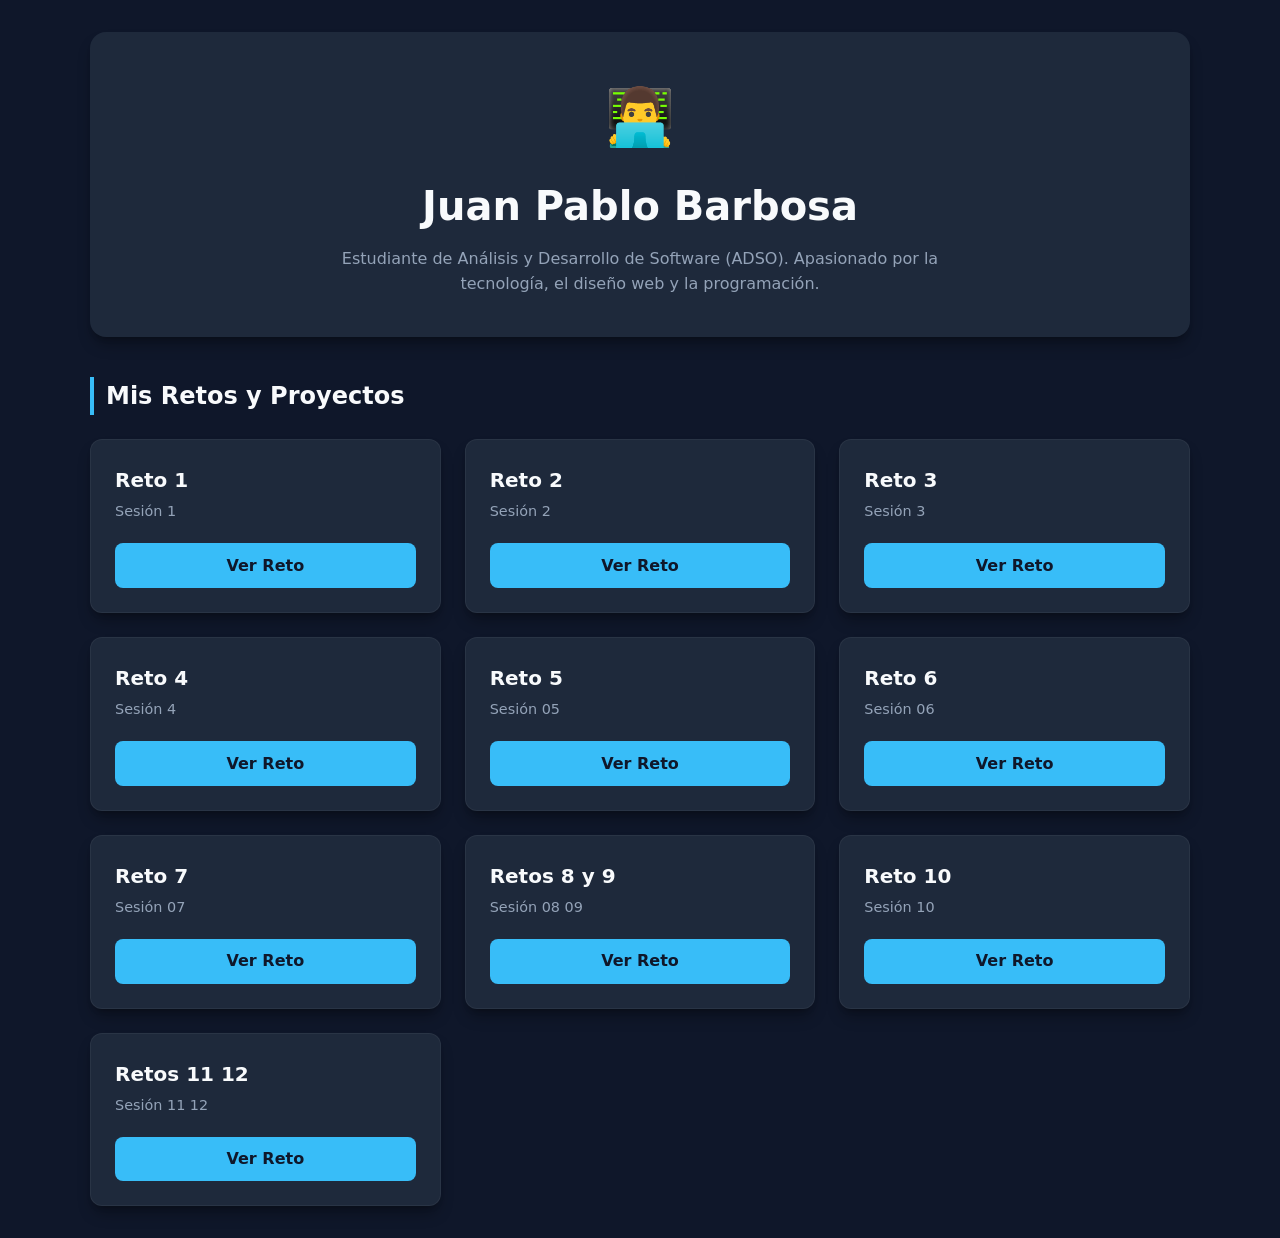
<file: index.html>
<!DOCTYPE html>
<html lang="es">
<head>
    <meta charset="UTF-8">
    <meta name="viewport" content="width=device-width, initial-scale=1.0">
    <title>Portafolio - Juan Pablo Barbosa</title>
    <link rel="stylesheet" href="styles.css">
</head>
<body>
    <div class="main-container">
        <!-- Portada / Presentación -->
        <header class="portfolio-header">
            <div class="avatar">👨‍💻</div>
            <h1>Juan Pablo Barbosa</h1>
            <p class="bio">Estudiante de Análisis y Desarrollo de Software (ADSO). Apasionado por la tecnología, el diseño web y la programación.</p>
        </header>

        <!-- Sección de Retos -->
        <section class="challenges-section">
            <h2>Mis Retos y Proyectos</h2>
            
            <div class="cards-grid">
                <!-- Tarjeta Reto 1 -->
                <div class="challenge-card">
                    <h3>Reto 1</h3>
                    <p>Sesión 1</p>
                    <a href="Sesion 01/Reto/index.html" class="btn-link">Ver Reto</a>
                </div>

                <!-- Tarjeta Reto 2 -->
                <div class="challenge-card">
                    <h3>Reto 2</h3>
                    <p>Sesión 2</p>
                    <a href="Sesion 02/Reto/index.html" class="btn-link">Ver Reto</a>
                </div>

                <!-- Tarjeta Reto 3 -->
                <div class="challenge-card">
                    <h3>Reto 3</h3>
                    <p>Sesión 3</p>
                    <a href="Sesion 03/Reto/index.html" class="btn-link">Ver Reto</a>
                </div>

                <!-- Tarjeta Reto 4 -->
                <div class="challenge-card">
                    <h3>Reto 4</h3>
                    <p>Sesión 4</p>
                    <a href="Sesion 04/Reto/index.html" class="btn-link">Ver Reto</a>
                </div>

                <!-- Tarjeta Reto 5 -->
                <div class="challenge-card">
                    <h3>Reto 5</h3>
                    <p>Sesión 05</p>
                    <a href="Sesion 05/Reto/index.html" class="btn-link">Ver Reto</a>
                </div>

                <!-- Tarjeta Reto 6 -->
                <div class="challenge-card">
                    <h3>Reto 6</h3>
                    <p>Sesión 06</p>
                    <a href="Sesion 06/Reto/index.html" class="btn-link">Ver Reto</a>
                </div>

                <!-- Tarjeta Reto 7 -->
                <div class="challenge-card">
                    <h3>Reto 7</h3>
                    <p>Sesión 07</p>
                    <a href="Sesion 07/Reto/index.html" class="btn-link">Ver Reto</a>
                </div>

                <!-- Tarjeta Sesión 8 y 9 -->
                <div class="challenge-card">
                    <h3>Retos 8 y 9</h3>
                    <p>Sesión 08 09</p>
                    <a href="Sesion 08 09/Reto/index.html" class="btn-link">Ver Reto</a>
                </div>

                <!-- Tarjeta Sesión 10 -->
                <div class="challenge-card">
                    <h3>Reto 10</h3>
                    <p>Sesión 10</p>
                    <a href="Sesion 10/Reto/index.html" class="btn-link">Ver Reto</a>
                </div>

                <!-- Tarjeta Sesión 11 y 12 -->
                <div class="challenge-card">
                    <h3>Retos 11 12</h3>
                    <p>Sesión 11 12</p>
                    <a href="Sesion 11 12/Reto/index.html" class="btn-link">Ver Reto</a>
                </div>
            </div>
        </section>
    </div>
</body>
</html>
</file>
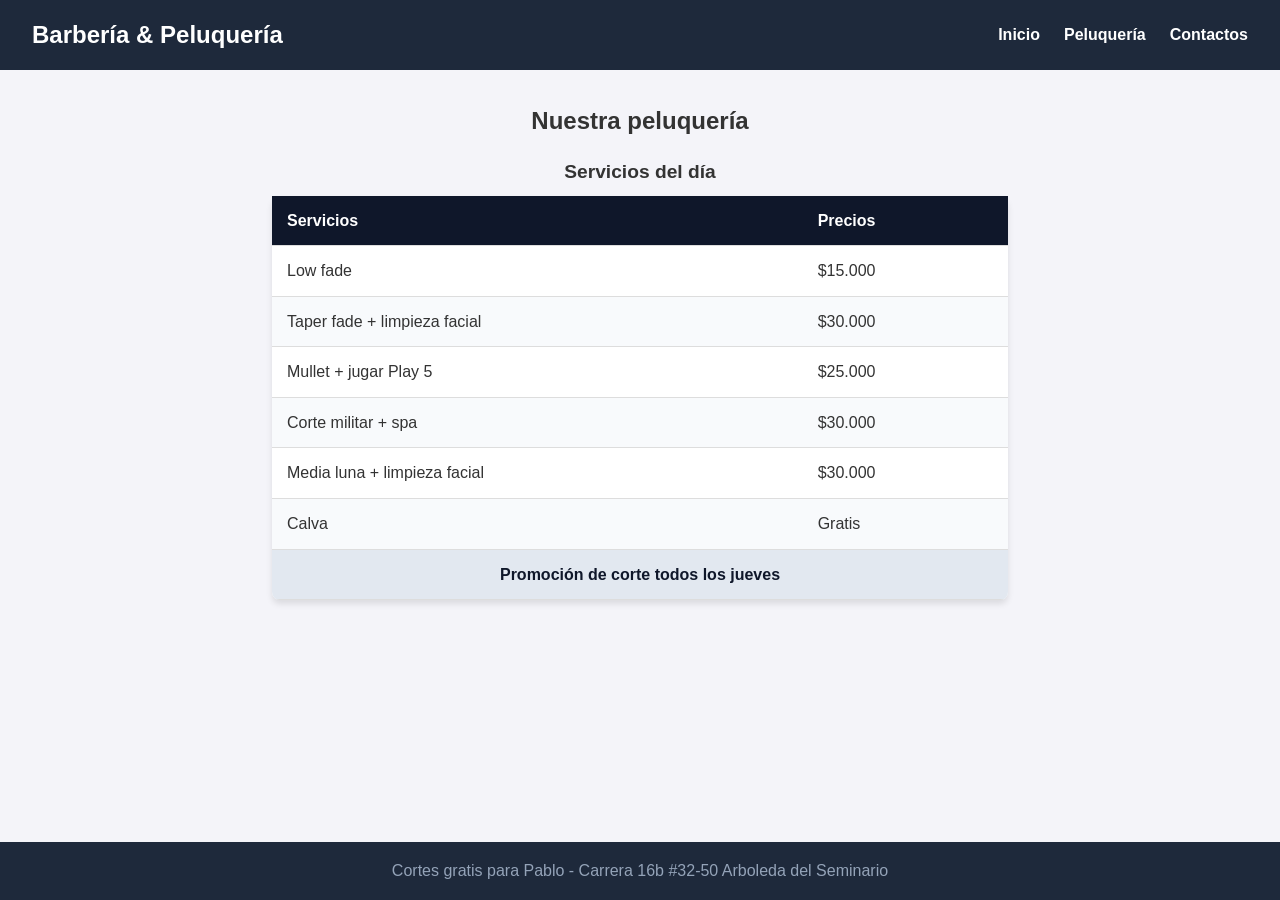
<file: Sesion 06/Tarea/index.html>
<!DOCTYPE html>
<html lang="es">
<head>
    <meta charset="UTF-8">
    <meta name="viewport" content="width=device-width, initial-scale=1.0">
    <title>Peluquería - Inicio</title>
    <link rel="stylesheet" href="styles.css">
</head>
<body>
    <header>
        <div class="logo">
            <h1>Barbería & Peluquería</h1>
        </div>
        <nav>
            <a href="index.html">Inicio</a>
            <a href="peluqueria.html">Peluquería</a>        
            <a href="Contactos.html">Contactos</a>        
        </nav>
    </header>

    <main>
        <section>
            <h2>Nuestra peluquería</h2>
            <table>
                <caption>Servicios del día</caption>
                <thead>
                    <tr>
                        <th>Servicios</th>
                        <th>Precios</th>
                    </tr>
                </thead>
                <tbody>
                    <tr>
                        <td>Low fade</td>
                        <td>$15.000</td>
                    </tr>
                    <tr>
                        <td>Taper fade + limpieza facial</td>
                        <td>$30.000</td>
                    </tr>
                    <tr>
                        <td>Mullet + jugar Play 5</td>
                        <td>$25.000</td>
                    </tr>
                    <tr>
                        <td>Corte militar + spa</td>
                        <td>$30.000</td>
                    </tr>
                    <tr>
                        <td>Media luna + limpieza facial</td>
                        <td>$30.000</td>
                    </tr>
                    <tr>
                        <td>Calva</td>
                        <td>Gratis</td>
                    </tr>
                    <tr>
                        <td colspan="2">Promoción de corte todos los jueves</td>
                    </tr>
                </tbody>
            </table>
        </section>
    </main>

    <footer>
        <p>Cortes gratis para Pablo - Carrera 16b #32-50 Arboleda del Seminario</p>
    </footer>
</body>
</html>
</file>
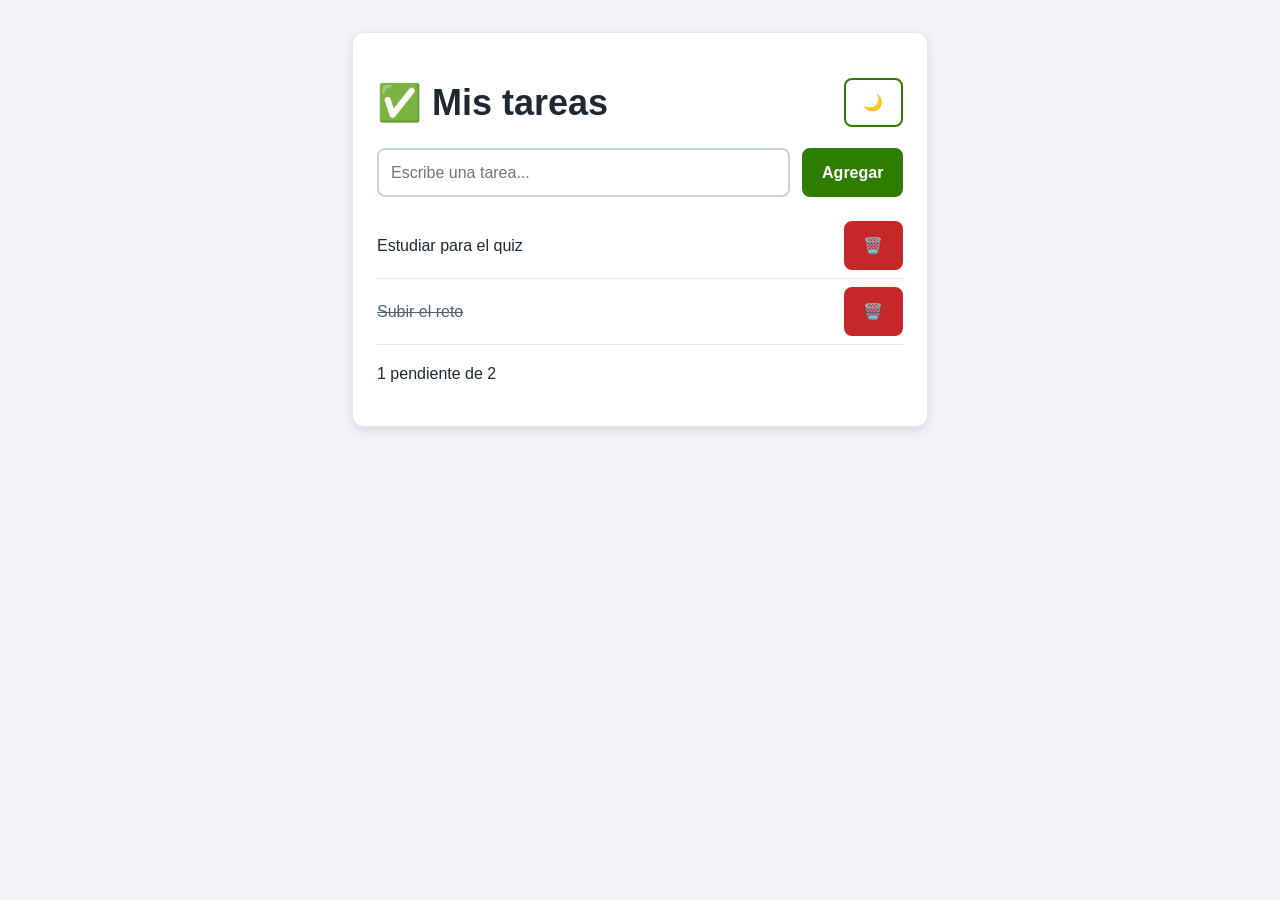
<file: Sesion 10/Practica/index.html>
<!DOCTYPE html>
<html lang="es">
<head>
    <meta charset="UTF-8">
    <meta name="viewport" content="width=device-width, initial-scale=1.0">
    <title>Document</title>
    <link rel="stylesheet" href="kit.css">
</head>
<body>
    <main class="app-tareas tarjeta">
  <header class="app-tareas-encabezado">
    <h1>✅ Mis tareas</h1>
    <button class="boton boton-secundario" aria-label="Cambiar tema">🌙</button>
  </header>

  <form class="app-tareas-form">
    <label for="nuevaTarea" class="oculto-visual">Nueva tarea</label>
    <input type="text" id="nuevaTarea" placeholder="Escribe una tarea...">
    <button type="submit" class="boton">Agregar</button>
  </form>
  <p class="alerta alerta-error oculto">⚠️ Escribe algo antes de agregar.</p>

  <ul class="lista-tareas">
    <li class="tarea">
      <span>Estudiar para el quiz</span>
      <button class="boton boton-peligro" aria-label="Eliminar">🗑️</button>
    </li>
    <li class="tarea hecha">
      <span>Subir el reto</span>
      <button class="boton boton-peligro" aria-label="Eliminar">🗑️</button>
    </li>
  </ul>

  <p class="contador">1 pendiente de 2</p>

  
</main>
</body>
</html>
</file>
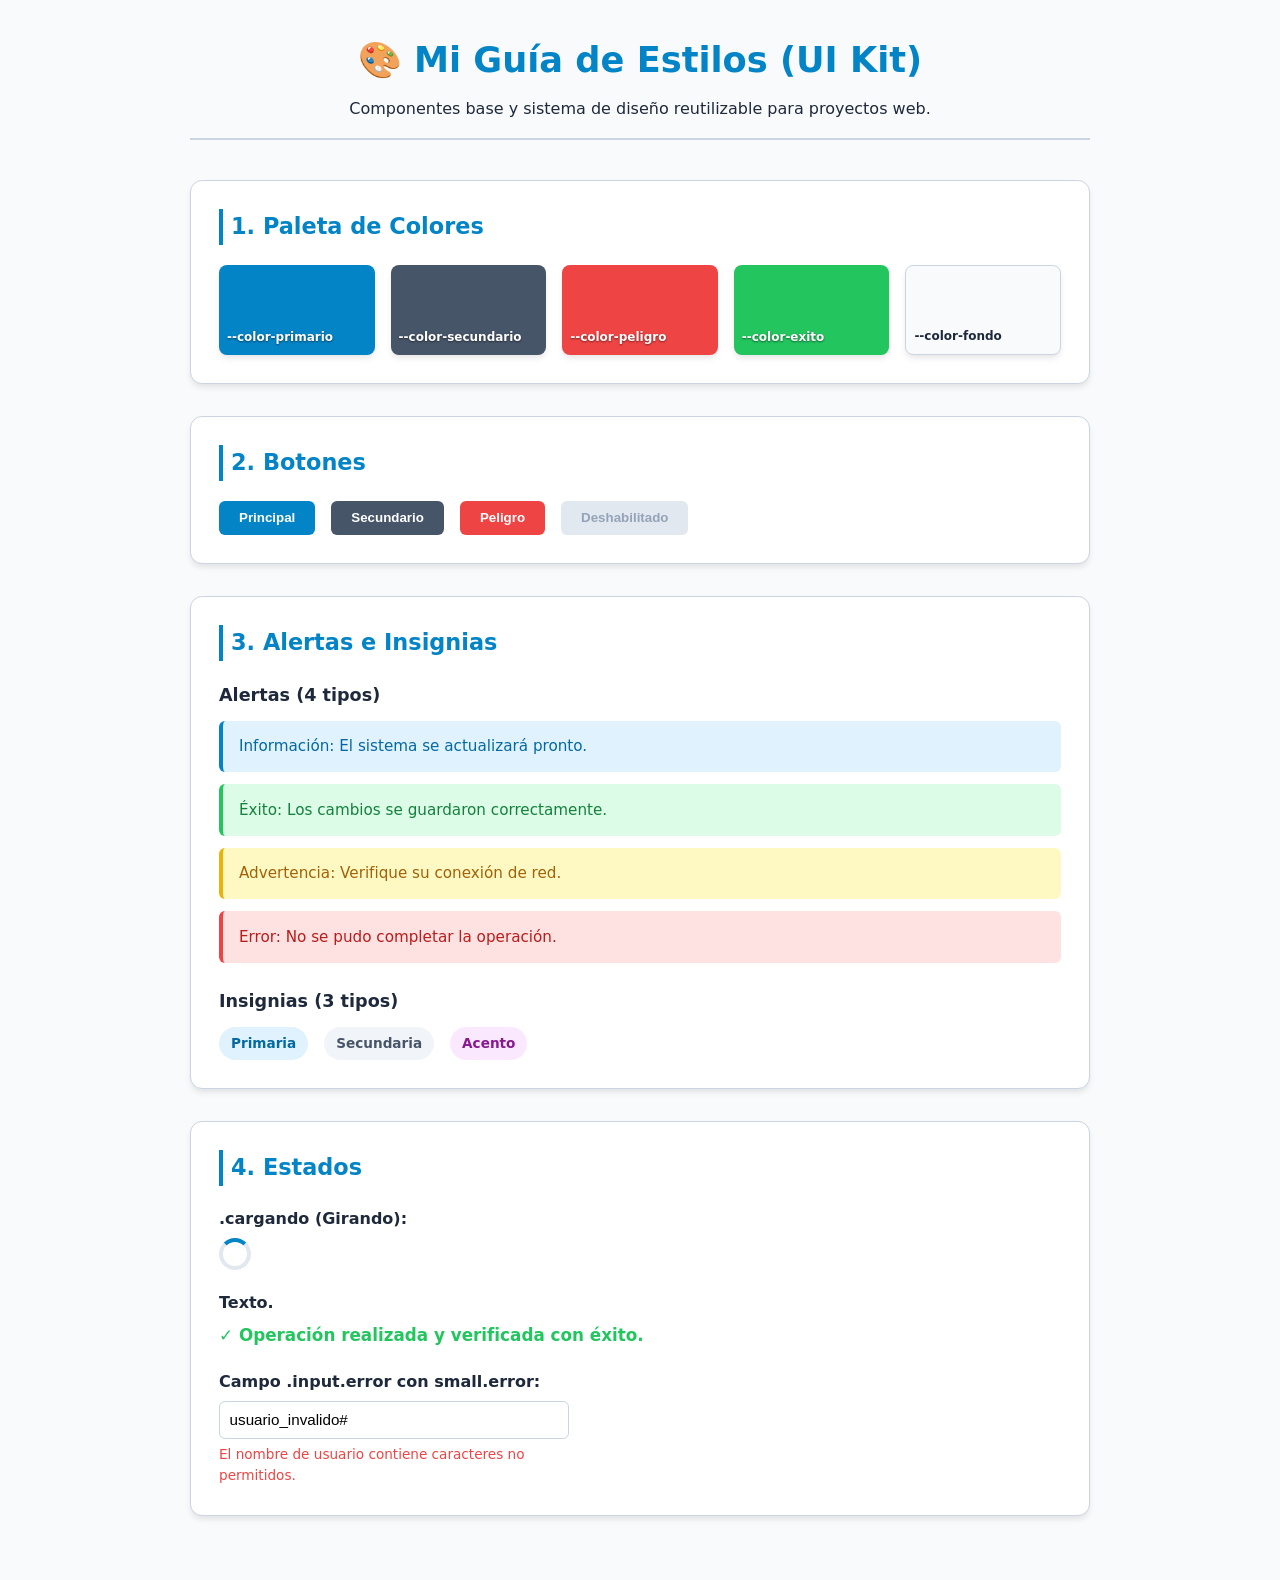
<file: Sesion 10/Reto/index.html>
<!DOCTYPE html>
<html lang="es">
<head>
    <meta charset="UTF-8">
    <meta name="viewport" content="width=device-width, initial-scale=1.0">
    <title>Guía de Estilos - UI Kit</title>
    <link rel="stylesheet" href="kit.css">
</head>
<body>
    <main class="container">
        <!-- Encabezado de la Guía -->
        <header class="kit-header">
            <h1>🎨 Mi Guía de Estilos (UI Kit)</h1>
            <p>Componentes base y sistema de diseño reutilizable para proyectos web.</p>
        </header>

        <!-- 1. Paleta de Colores -->
        <section class="kit-section">
            <h2>1. Paleta de Colores</h2>
            <div class="color-grid">
                <div class="color-swatch swatch-primary"><span>--color-primario</span></div>
                <div class="color-swatch swatch-secondary"><span>--color-secundario</span></div>
                <div class="color-swatch swatch-danger"><span>--color-peligro</span></div>
                <div class="color-swatch swatch-success"><span>--color-exito</span></div>
                <div class="color-swatch swatch-background"><span>--color-fondo</span></div>
            </div>
        </section>

        <!-- 2. Botones -->
        <section class="kit-section">
            <h2>2. Botones</h2>
            <div class="button-group">
                <button class="btn btn-primary">Principal</button>
                <button class="btn btn-secondary">Secundario</button>
                <button class="btn btn-danger">Peligro</button>
                <button class="btn" disabled>Deshabilitado</button>
            </div>
        </section>

        <!-- 3. Alertas e Insignias -->
        <section class="kit-section">
            <h2>3. Alertas e Insignias</h2>
            
            <h3>Alertas (4 tipos)</h3>
            <div class="alert alert-info">Información: El sistema se actualizará pronto.</div>
            <div class="alert alert-success">Éxito: Los cambios se guardaron correctamente.</div>
            <div class="alert alert-warning">Advertencia: Verifique su conexión de red.</div>
            <div class="alert alert-danger">Error: No se pudo completar la operación.</div>

            <h3 style="margin-top: 1.5rem;">Insignias (3 tipos)</h3>
            <div class="badge-group">
                <span class="badge badge-primary">Primaria</span>
                <span class="badge badge-secondary">Secundaria</span>
                <span class="badge badge-accent">Acento</span>
            </div>
        </section>

        <!-- 4. Estados -->
        <section class="kit-section">
            <h2>4. Estados</h2>
            <div class="states-group">
                
                <!-- Estado Cargando -->
                <div class="state-item">
                    <p><strong>.cargando (Girando):</strong></p>
                    <div class="cargando"></div>
                </div>

                <!-- Estado Hecha -->
                <div class="state-item">
                    <p><strong>Texto.</strong></p>
                    <p class="hecha">✓ Operación realizada y verificada con éxito.</p>
                </div>

                <!-- Estado Input Error -->
                <div class="state-item">
                    <p><strong>Campo .input.error con small.error:</strong></p>
                    <div class="form-group">
                        <input type="text" class="input input.error" value="usuario_invalido#">
                        <small class="error">El nombre de usuario contiene caracteres no permitidos.</small>
                    </div>
                </div>

            </div>
        </section>
    </main>
</body>
</html>
</file>
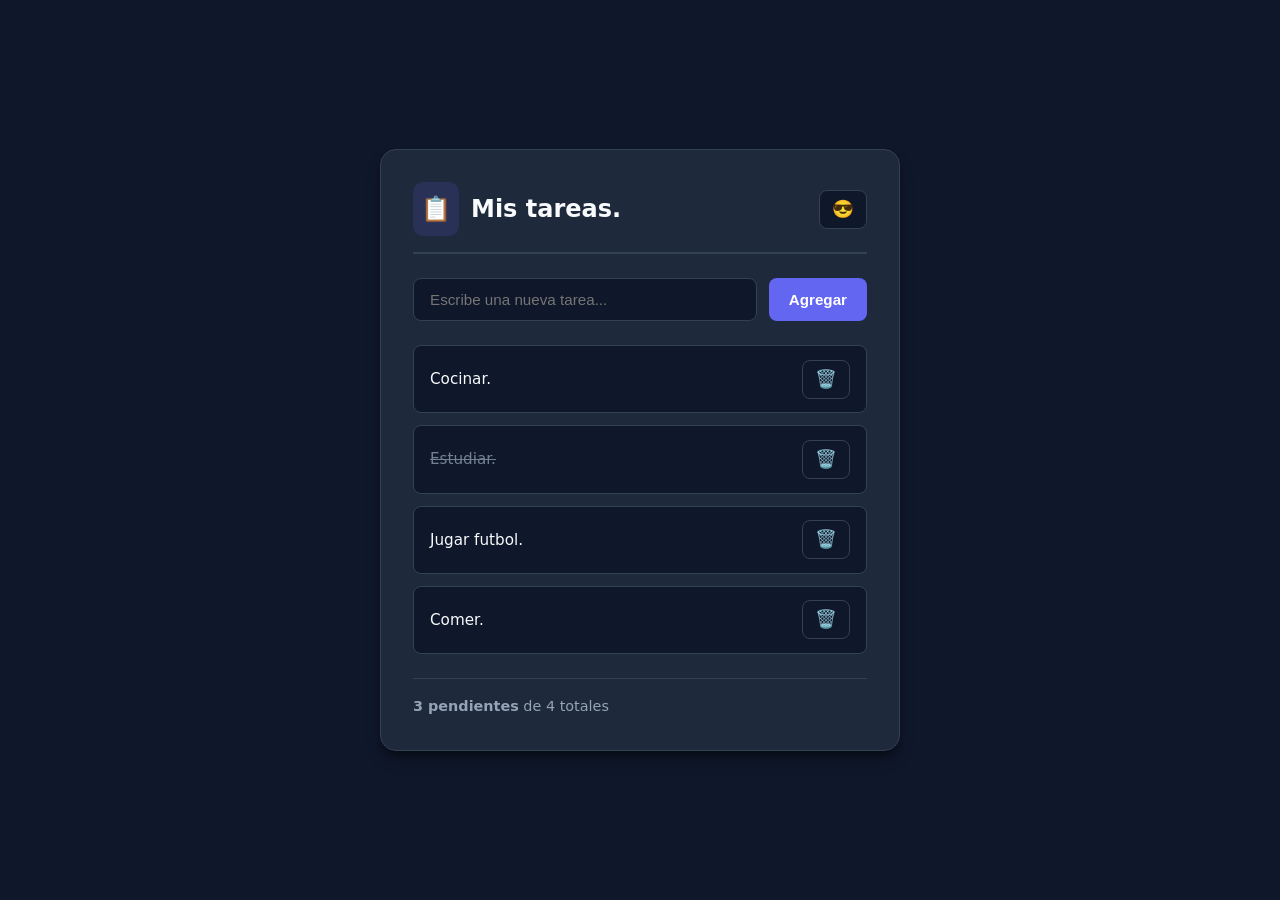
<file: Sesion 10/Tarea/index.html>
<!DOCTYPE html>
<html lang="es">
<head>
    <meta charset="UTF-8">
    <meta name="viewport" content="width=device-width, initial-scale=1.0">
    <title>Mis Tareas.</title>
    <link rel="stylesheet" href="kit.css">
</head>
<body>
    <main class="task-container">
        
        <header class="task-header">
            <div class="header-title-group">
                <span class="task-icon-badge" role="img" aria-label="Icono de lista de tareas">📋</span>
                <h1>Mis tareas.</h1>
            </div>
            <button class="btn-icon-only" aria-label="Cambiar tema visual">😎</button>
        </header>

        <div class="alert alert-info oculto">
            ¡Atención! No hay tareas pendientes por realizar en este momento.
        </div>

        <form class="task-form">
            <input type="text" class="input" placeholder="Escribe una nueva tarea..." required>
            <button type="submit" class="btn btn-primary">Agregar</button>
        </form>

        <ul class="task-list">
            <li class="task-item">
                <span class="task-text">Cocinar.</span>
                <button class="btn btn-danger btn-icon-only" aria-label="Eliminar tarea">🗑️</button>
            </li>
            
            <li class="task-item">
                <span class="task-text hecha">Estudiar.</span>
                <button class="btn btn-danger btn-icon-only" aria-label="Eliminar tarea completada">🗑️</button>
            </li>

            <li class="task-item">
                <span class="task-text">Jugar futbol.</span>
                <button class="btn btn-danger btn-icon-only" aria-label="Eliminar tarea">🗑️</button>
            </li>

            <li class="task-item">
                <span class="task-text">Comer.</span>
                <button class="btn btn-danger btn-icon-only" aria-label="Eliminar tarea">🗑️</button>
            </li>
        </ul>

        <footer class="task-counter">
            <p><strong>3 pendientes</strong> de 4 totales</p>
        </footer>

    </main>
</body>
</html>
</file>
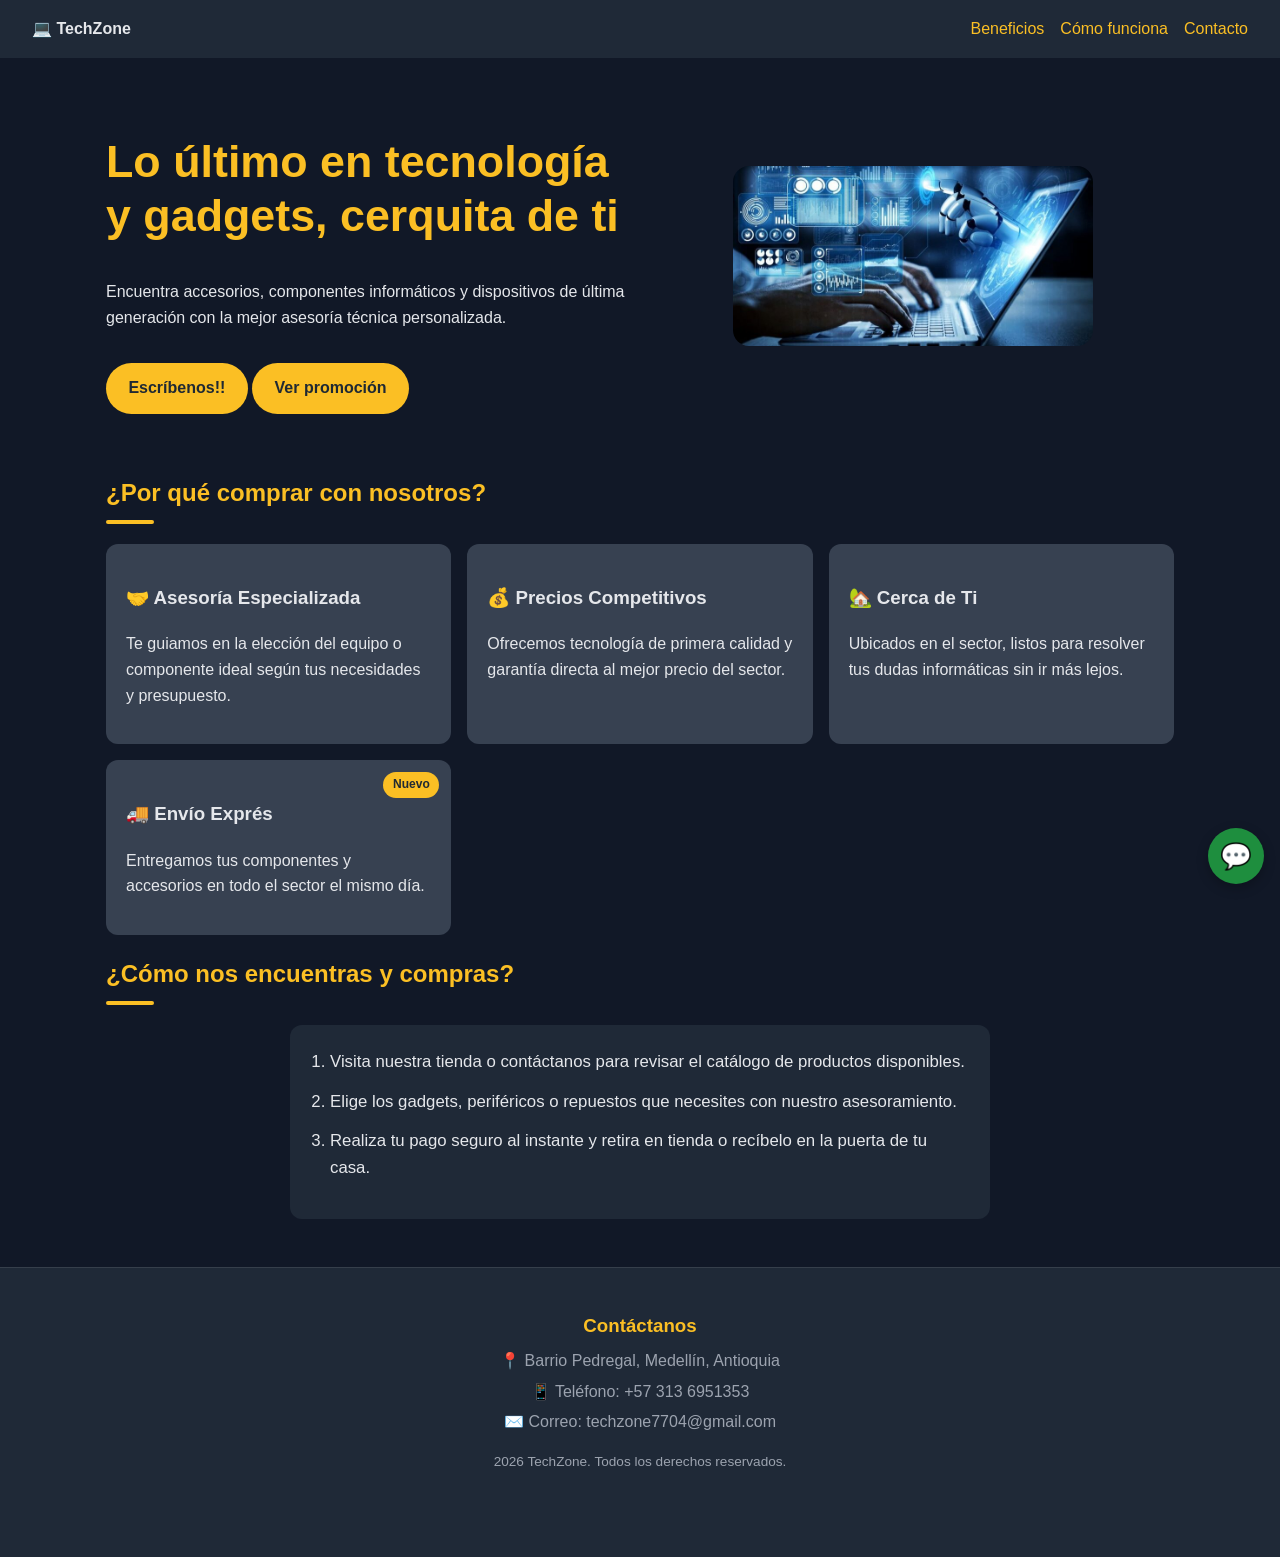
<file: Sesion 11 12/Reto/index.html>
<!DOCTYPE html>
<html lang="es">
<head>
    <meta charset="UTF-8">
    <meta name="viewport" content="width=device-width, initial-scale=1.0">
    <title>TechZone - Tecnología e Innovación</title>
    <meta name="description" content="Tus gadgets, componentes y accesorios tecnológicos al alcance, con los mejores precios del mercado.">

    <meta property="og:title" content="TechZone - Tecnología e Innovación">
    <meta property="og:description" content="Todo lo que necesitas en tecnología, cerquita de ti.">
    <meta property="og:image" content="img/negocio.webp">
    <meta property="og:url" content="#">
    <meta property="og:type" content="website">

    <link rel="icon" href="data:image/svg+xml,<svg xmlns='http://www.w3.org/2000/svg' viewBox='0 0 100 100'><text y='.9em' font-size='90'>💻</text></svg>">
    <link rel="stylesheet" href="styles.css">
</head>
<body class="oscuro">

    <!-- Encabezado y Navegación -->
    <header class="encabezado">
        <p class="logo">💻 TechZone</p>
        <nav>
            <ul class="menu">
                <li><a href="#beneficios">Beneficios</a></li>
                <li><a href="#como-funciona">Cómo funciona</a></li>
                <li><a href="#contacto">Contacto</a></li>
            </ul>
        </nav>
    </header> 

    <main>

        <section class="hero contenedor">
            <div>
                <h1>Lo último en tecnología y gadgets, cerquita de ti</h1>
                <p>Encuentra accesorios, componentes informáticos y dispositivos de última generación con la mejor asesoría técnica personalizada.</p>
                <a class="boton" href="https://wa.me/573136951353">Escríbenos!!</a>
                <a href="#promo" class="boton">Ver promoción</a>
            </div>

            <img src="img/tecno.jpg" alt="Tienda de tecnología TechZone" width="1200" height="750" loading="lazy">
        </section>

        <section class="contenedor" id="beneficios">
            <h2>¿Por qué comprar con nosotros?</h2>
            <div class="beneficios">
                <article class="beneficio">
                    <h3>🤝 Asesoría Especializada</h3>
                    <p>Te guiamos en la elección del equipo o componente ideal según tus necesidades y presupuesto.</p>
                </article>
                <article class="beneficio">
                    <h3>💰 Precios Competitivos</h3>
                    <p>Ofrecemos tecnología de primera calidad y garantía directa al mejor precio del sector.</p>
                </article>
                <article class="beneficio">
                    <h3>🏡 Cerca de Ti</h3>
                    <p>Ubicados en el sector, listos para resolver tus dudas informáticas sin ir más lejos.</p>
                </article>
                <article class="beneficio">
                    <span class="insignia insignia-nuevo">Nuevo</span>
                    <h3>🚚 Envío Exprés</h3>
                    <p>Entregamos tus componentes y accesorios en todo el sector el mismo día.</p>
                </article>
            </div>
        </section>

        <section class="contenedor" id="como-funciona">
            <h2>¿Cómo nos encuentras y compras?</h2>
            <ol class="pasos">
                <li>Visita nuestra tienda o contáctanos para revisar el catálogo de productos disponibles.</li>
                <li>Elige los gadgets, periféricos o repuestos que necesites con nuestro asesoramiento.</li>
                <li>Realiza tu pago seguro al instante y retira en tienda o recíbelo en la puerta de tu casa.</li>
            </ol>
        </section>
    </main>

    <footer class="pie-pagina pie" id="contacto">
        <div class="contenedor footer-contenido">
            <h3>Contáctanos</h3>
            <p>📍 Barrio Pedregal, Medellín, Antioquia</p>
            <p>📱 Teléfono: +57 313 6951353</p>
            <p>✉️ Correo: techzone7704@gmail.com</p>
            <p class="derechos">2026 TechZone. Todos los derechos reservados.</p>
        </div>
    </footer>

    <div id="promo" class="modal" role="dialog" aria-modal="true" aria-labelledby="promo-titulo">
        <div class="modal-caja">
            <a href="#" class="modal-cerrar" aria-label="Cerrar">✕</a>
            <h2 id="promo-titulo">🎉 ¡Oferta Tech!</h2>
            <p>Pregunta por nuestros descuentos de fin de semana en periféricos y accesorios seleccionados.</p>
            <a class="boton" href="https://wa.me/573136951353">Pedir ahora</a>
        </div>
    </div>

    <a class="whatsapp-flotante" href="https://wa.me/573136951353" aria-label="Escríbenos por WhatsApp">💬</a>

</body>
</html>
</file>
<file: styles.css>
:root {
    --color-fondo: #0f172a;
    --color-superficie: #1e293b;
    --color-texto: #f8fafc;
    --color-texto-secundario: #94a3b8;
    --color-primario: #38bdf8;
    --color-primario-hover: #0ea5e9;
    --color-tarjeta: #1e293b;
    --sombra: 0 10px 15px -3px rgba(0, 0, 0, 0.3), 0 4px 6px -4px rgba(0, 0, 0, 0.3);
    --transicion: all 0.3s ease;
}

* {
    box-sizing: border-box;
    margin: 0;
    padding: 0;
}

body {
    font-family: system-ui, -apple-system, BlinkMacSystemFont, 'Segoe UI', Roboto, sans-serif;
    background-color: var(--color-fondo);
    color: var(--color-texto);
    line-height: 1.6;
    padding: 2rem 1rem;
}

.main-container {
    max-width: 1100px;
    margin: 0 auto;
}

.portfolio-header {
    text-align: center;
    background-color: var(--color-superficie);
    padding: 2.5rem 1.5rem;
    border-radius: 16px;
    box-shadow: var(--sombra);
    margin-bottom: 2.5rem;
}

.avatar {
    font-size: 3.5rem;
    margin-bottom: 0.75rem;
}

.portfolio-header h1 {
    font-size: 2rem;
    color: var(--color-texto);
    margin-bottom: 0.5rem;
}

.bio {
    color: var(--color-texto-secundario);
    max-width: 600px;
    margin: 0 auto;
    font-size: 1rem;
}

.challenges-section h2 {
    font-size: 1.5rem;
    margin-bottom: 1.5rem;
    color: var(--color-texto);
    border-left: 4px solid var(--color-primario);
    padding-left: 0.75rem;
}

.cards-grid {
    display: grid;
    grid-template-columns: 1fr;
    gap: 1.5rem;
}

.challenge-card {
    background-color: var(--color-tarjeta);
    padding: 1.5rem;
    border-radius: 12px;
    box-shadow: var(--sombra);
    transition: var(--transicion);
    display: flex;
    flex-direction: column;
    justify-content: space-between;
    border: 1px solid rgba(255, 255, 255, 0.05);
}

.challenge-card:hover {
    transform: translateY(-5px);
    border-color: rgba(56, 189, 248, 0.3);
}

.challenge-card h3 {
    font-size: 1.25rem;
    color: var(--color-texto);
    margin-bottom: 0.25rem;
}

.challenge-card p {
    color: var(--color-texto-secundario);
    font-size: 0.9rem;
    margin-bottom: 1.25rem;
}

.btn-link {
    display: inline-block;
    background-color: var(--color-primario);
    color: #0f172a;
    text-align: center;
    padding: 0.6rem 1rem;
    border-radius: 8px;
    text-decoration: none;
    font-weight: 700;
    transition: var(--transicion);
}

.btn-link:hover {
    background-color: var(--color-primario-hover);
}

@media (min-width: 640px) {
    .cards-grid {
        grid-template-columns: repeat(2, 1fr);
    }
}

@media (min-width: 1024px) {
    .cards-grid {
        grid-template-columns: repeat(3, 1fr);
    }
    
    .portfolio-header h1 {
        font-size: 2.5rem;
    }
}
</file>
<file: Sesion 06/Tarea/styles.css>
/* ==========================================================================
   DIFERENCIA ENTRE JUSTIFY-CONTENT Y ALIGN-ITEMS (Punto 3 de la tarea):
   
   - justify-content: Alinea y distribuye los elementos flexibles a lo largo del 
     EJE PRINCIPAL (main axis). Por defecto, este eje es horizontal (de izquierda a derecha).
     Ejemplos: flex-start, center, flex-end, space-between, space-around.

   - align-items: Alinea los elementos flexibles a lo largo del 
     EJE CRUZADO (cross axis), que es perpendicular al eje principal. Por defecto, 
     este eje es vertical (de arriba a abajo).
     Ejemplos: stretch, flex-start, center, flex-end, baseline.
   ========================================================================== */


* {
    margin: 0;
    padding: 0;
    box-sizing: border-box;
}

body {
    font-family: Arial, sans-serif;
    background-color: #f4f4f9;
    color: #333;
    line-height: 1.6;
}


header {
    background-color: #1e293b;
    color: #fff;
    display: flex;
    justify-content: space-between; 
    align-items: center; 
    padding: 1rem 2rem;
}

header .logo h1 {
    font-size: 1.5rem;
}

nav {
    display: flex;
    gap: 1.5rem;
}

nav a {
    color: #fff;
    text-decoration: none;
    font-weight: bold;
    transition: color 0.3s;
}

nav a:hover {
    color: #38bdf8;
}


main {
    padding: 2rem;
    max-width: 800px;
    margin: 0 auto;
}

h2 {
    margin-bottom: 1rem;
    text-align: center;
}


table {
    width: 100%;
    border-collapse: collapse;
    background: #fff;
    box-shadow: 0 4px 6px rgba(0, 0, 0, 0.1);
    border-radius: 8px;
    overflow: hidden;
}

caption {
    font-weight: bold;
    font-size: 1.2rem;
    margin-bottom: 0.5rem;
}

th, td {
    padding: 12px 15px;
    text-align: left;
    border-bottom: 1px solid #ddd;
}

th {
    background-color: #0f172a;
    color: white;
}

tr:nth-child(even) {
    background-color: #f8fafc;
}

td[colspan="2"] {
    text-align: center;
    font-weight: bold;
    background-color: #e2e8f0;
    color: #0f172a;
}


footer {
    text-align: center;
    padding: 1rem;
    background-color: #1e293b;
    color: #94a3b8;
    position: fixed;
    bottom: 0;
    width: 100%;
}
</file>
<file: Sesion 10/Practica/kit.css>
/* ========== 1. VARIABLES ========== */
:root {
    --principal: #2e7d00;
    --principal-oscuro: #256400;
    --peligro: #c62828;
    --aviso: #92400e;
    --info: #1d4ed8;
    --exito-fondo: #e3f5d8;
    --error-fondo: #fdecea;
    --aviso-fondo: #fef3c7;
    --info-fondo: #dbeafe;
    --texto: #1f2933;
    --texto-suave: #52606d;
    --fondo: #f2f4f7;
    --superficie: #ffffff;
    --borde: #e4e7eb;
    --radio: 12px;
    --sombra: 0 4px 12px rgba(0, 0, 0, 0.1);
    --fuente: "Poppins", Arial, sans-serif;
}

/* ========== 2. BASE ========== */
* { box-sizing: border-box; }

body {
    margin: 0;
    padding: 2rem 1rem;
    font-family: var(--fuente);
    line-height: 1.6;
    background-color: var(--fondo);
    color: var(--texto);
}

.app-tareas-encabezado{
    display: flex;
    flex-wrap: wrap;
    justify-content: space-between;
    align-items: center;
    gap: 0.5rem;

}

.app-tareas-form{
    display: flex;
    justify-content: space-between;
    align-items: estrech;
    gap: 12px;
}

.lista-tareas {
    list-style: none;
    padding: 0;
}

.tarea {
    display: flex;
    justify-content: space-between;
    align-items: center;
    padding: 0.5rem 0;
    border-bottom: 1px solid var(--borde);
}

.tarea > :first-child{
    min-width: 0; /* permite que el texto se encoja*/
    overflow-wrap: anywhere; /* corta palabras muy larga*/
}

h1, h2, h3 { line-height: 1.2; }
h1{font-size: clamp(1.5rem, 5vw, 2.25rem);}
a { color: var(--principal); }

input, select, textarea, button { font: inherit; }

input, select, textarea {
    width: 100%;
    padding: 0.6rem 0.75rem;
    border: 2px solid #cbd2d9;
    border-radius: 8px;
}

:focus-visible { outline: 3px solid #ffb300; outline-offset: 2px; }



/* ========== 3. COMPONENTES ========== */
.boton {
    display: inline-block;
    padding: 0.6rem 1.1rem;
    border: 2px solid var(--principal);
    border-radius: 8px;
    background-color: var(--principal);
    color: #ffffff;
    font-weight: 600;
    text-decoration: none;
    cursor: pointer;
    transition: background-color 0.2s ease, transform 0.2s ease;
}
.boton:hover { background-color: var(--principal-oscuro); transform: translateY(-1px); }

.boton-secundario { background-color: transparent; color: var(--principal); }
.boton-secundario:hover { background-color: var(--exito-fondo); }

.boton-peligro { border-color: var(--peligro);
    background-color: var(--peligro);
    text-align: right;

}
.boton-peligro:hover { background-color: #a11f1f;
}

.boton:disabled { opacity: 0.5; cursor: not-allowed; transform: none; }

.alerta {
    margin: 0.75rem 0;
    padding: 0.75rem 1rem;
    border-left: 5px solid;
    border-radius: 8px;
}
.alerta-exito { border-color: var(--principal); background-color: var(--exito-fondo); }
.alerta-error { border-color: var(--peligro);   background-color: var(--error-fondo); }
.alerta-aviso { border-color: var(--aviso);     background-color: var(--aviso-fondo); }
.alerta-info  { border-color: var(--info);      background-color: var(--info-fondo); }

.insignia {
    display: inline-block;
    padding: 0.2rem 0.6rem;
    border-radius: 999px;
    font-size: 0.8rem;
    font-weight: 600;
}
.insignia-nuevo   { background-color: var(--info-fondo);  color: var(--info); }
.insignia-oferta  { background-color: var(--aviso-fondo); color: var(--aviso); }
.insignia-agotado { background-color: var(--peligro);     color: #ffffff; }

.tarjeta {
    width: 100%;
    max-width: 36rem;
    margin: 0 auto;
    padding: 1.5rem;
    border: 1px solid var(--borde);
    border-radius: var(--radio);
    background-color: var(--superficie);
    box-shadow: var(--sombra);
}

/* ========== 4. ESTADOS ========== */
.oculto { display: none !important; }

.oculto-visual {
    position: absolute;
    width: 1px;
    height: 1px;
    overflow: hidden;
    clip-path: inset(50%);
    white-space: nowrap;
}

.activo { background-color: var(--principal); color: #ffffff; }

.hecha { color: var(--texto-suave); text-decoration: line-through; }

input.error, .invalido { border-color: var(--peligro); background-color: var(--error-fondo); }
small.error { display: block; min-height: 1.2em; color: var(--peligro); font-size: 0.85rem; }

.cargando {
    display: inline-flex;
    align-items: center;
    gap: 0.5rem;
    color: var(--texto-suave);
}
.cargando::before {
    content: "";
    width: 1rem;
    height: 1rem;
    border: 3px solid var(--borde);
    border-top-color: var(--principal);
    border-radius: 50%;
    animation: girar 0.8s linear infinite;
}

@keyframes girar { to { transform: rotate(360deg); } }

/* =====5. RESPONSIVE ====*/
/* Tablet  en adelante (<= 600px) */
@media(min-width: 600px){
    body{padding: 2rem 1rem;
    }
    .tarjeta {padding: 1.5rem;}
    
    .app-tareas-form{
        flex-direction: row;
        align-items: center;
    }
    .app-tareas-form .boton { flex-shrink: 0;}
}


/* Escritorio (>= 1024px) */
@media(min-width: 1024px){
    body {
        padding: 3rem 2 rem;
    }
}



@media (prefers-reduced-motion: reduce) {
  *, *::before, *::after {
    animation-duration: 0.01ms !important;
    animation-iteration-count: 1 !important;
    transition-duration: 0.01ms !important;
}
}
</file>
<file: Sesion 10/Reto/kit.css>
:root {
    --color-primario: #0284c7;
    --color-secundario: #475569;
    --color-peligro: #ef4444;
    --color-exito: #22c55e;
    --color-fondo: #f8fafc;
    --color-tarjeta: #ffffff;
    --color-texto: #1e293b;
    --color-borde: #cbd5e1;
    
    --sombra: 0 4px 6px -1px rgba(0, 0, 0, 0.1);
    --transicion: all 0.2s ease;
}

* {
    box-sizing: border-box;
    margin: 0;
    padding: 0;
}

body {
    font-family: system-ui, -apple-system, BlinkMacSystemFont, 'Segoe UI', Roboto, sans-serif;
    background-color: var(--color-fondo);
    color: var(--color-texto);
    line-height: 1.6;
    padding: 2rem 1rem;
}

.container {
    max-width: 900px;
    margin: 0 auto;
}

.kit-header {
    text-align: center;
    margin-bottom: 2.5rem;
    padding-bottom: 1rem;
    border-bottom: 2px solid var(--color-borde);
}

.kit-header h1 {
    color: var(--color-primario);
    font-size: 2.2rem;
    margin-bottom: 0.5rem;
}

.kit-section {
    background-color: var(--color-tarjeta);
    padding: 1.75rem;
    border-radius: 12px;
    box-shadow: var(--sombra);
    margin-bottom: 2rem;
    border: 1px solid var(--color-borde);
}

.kit-section h2 {
    font-size: 1.4rem;
    margin-bottom: 1.25rem;
    color: var(--color-primario);
    border-left: 4px solid var(--color-primario);
    padding-left: 0.5rem;
}

.kit-section h3 {
    font-size: 1.1rem;
    margin-bottom: 0.75rem;
    color: var(--color-texto);
}

.color-grid {
    display: grid;
    grid-template-columns: repeat(auto-fit, minmax(140px, 1fr));
    gap: 1rem;
}

.color-swatch {
    height: 90px;
    border-radius: 8px;
    display: flex;
    align-items: flex-end;
    padding: 0.5rem;
    box-shadow: var(--sombra);
    font-size: 0.75rem;
    font-weight: bold;
    color: #ffffff;
    text-shadow: 0 1px 2px rgba(0,0,0,0.5);
}

.swatch-primary { background-color: var(--color-primario); }
.swatch-secondary { background-color: var(--color-secundario); }
.swatch-danger { background-color: var(--color-peligro); }
.swatch-success { background-color: var(--color-exito); }
.swatch-background { background-color: var(--color-fondo); color: var(--color-texto); border: 1px solid var(--color-borde); text-shadow: none; }

/* Botones */
.button-group, .badge-group {
    display: flex;
    flex-wrap: wrap;
    gap: 1rem;
}

.btn {
    padding: 0.6rem 1.25rem;
    border-radius: 6px;
    font-weight: 600;
    cursor: pointer;
    border: none;
    transition: var(--transicion);
}

.btn-primary {
    background-color: var(--color-primario);
    color: #ffffff;
}
.btn-primary:hover { opacity: 0.9; }

.btn-secondary {
    background-color: var(--color-secundario);
    color: #ffffff;
}
.btn-secondary:hover { opacity: 0.9; }

.btn-danger {
    background-color: var(--color-peligro);
    color: #ffffff;
}
.btn-danger:hover { opacity: 0.9; }

.btn:disabled {
    background-color: #e2e8f0;
    color: #94a3b8;
    cursor: not-allowed;
}

/* Alertas (4 tipos) */
.alert {
    padding: 0.85rem 1rem;
    border-radius: 6px;
    margin-bottom: 0.75rem;
    font-size: 0.95rem;
    border-left: 4px solid transparent;
}
.alert-info { background-color: #e0f2fe; color: #0369a1; border-color: #0284c7; }
.alert-success { background-color: #dcfce7; color: #15803d; border-color: #22c55e; }
.alert-warning { background-color: #fef9c3; color: #a16207; border-color: #eab308; }
.alert-danger { background-color: #fee2e2; color: #b91c1c; border-color: #ef4444; }

.badge {
    display: inline-block;
    padding: 0.35rem 0.75rem;
    border-radius: 20px;
    font-size: 0.85rem;
    font-weight: 600;
}
.badge-primary { background-color: #e0f2fe; color: #0369a1; }
.badge-secondary { background-color: #f1f5f9; color: #475569; }
.badge-accent { background-color: #fae8ff; color: #86198f; }

.states-group {
    display: flex;
    flex-direction: column;
    gap: 1.25rem;
}

.state-item {
    display: flex;
    flex-direction: column;
    gap: 0.4rem;
}

.cargando {
    width: 32px;
    height: 32px;
    border: 4px solid #e2e8f0;
    border-top: 4px solid var(--color-primario);
    border-radius: 50%;
    animation: girar 0.8s linear infinite;
}

@keyframes girar {
    0% { transform: rotate(0deg); }
    100% { transform: rotate(360deg); }
}

.hecha {
    color: var(--color-exito);
    font-weight: bold;
    font-size: 1.05rem;
}

.form-group {
    display: flex;
    flex-direction: column;
    gap: 0.3rem;
    max-width: 350px;
}

.input {
    padding: 0.6rem;
    border-radius: 6px;
    border: 1px solid var(--color-borde);
    font-size: 0.95rem;
}

.input.error {
    border-color: var(--color-peligro);
    background-color: #fff1f2;
}

small.error {
    color: var(--color-peligro);
    font-size: 0.85rem;
    font-weight: 500;
}
</file>
<file: Sesion 10/Tarea/kit.css>
:root {
    --color-primario: #6366f1;       
    --color-primario-hover: #4f46e5;
    --color-secundario: #64748b;
    --color-peligro: #f43f5e;        
    --color-exito: #10b981;          
    --color-fondo: #0f172a;          
    --color-tarjeta: #1e293b;        
    --color-texto: #f8fafc;
    --color-texto-muted: #94a3b8;
    --color-borde: #334155;
    
    --sombra: 0 10px 15px -3px rgba(0, 0, 0, 0.4), 0 4px 6px -4px rgba(0, 0, 0, 0.4);
    --transicion: all 0.25s ease;
}

* {
    box-sizing: border-box;
    margin: 0;
    padding: 0;
}

body {
    font-family: system-ui, -apple-system, BlinkMacSystemFont, 'Segoe UI', Roboto, sans-serif;
    background-color: var(--color-fondo);
    color: var(--color-texto);
    line-height: 1.6;
    display: flex;
    justify-content: center;
    align-items: center;
    min-height: 100vh;
    padding: 1rem;
}

.task-container {
    background-color: var(--color-tarjeta);
    width: 100%;
    max-width: 520px;
    padding: 2rem;
    border-radius: 16px;
    box-shadow: var(--sombra);
    border: 1px solid var(--color-borde);
    display: flex;
    flex-direction: column;
    gap: 1.5rem;
}

.task-header {
    display: flex;
    justify-content: space-between;
    align-items: center;
    border-bottom: 2px solid var(--color-borde);
    padding-bottom: 1rem;
}

.header-title-group {
    display: flex;
    align-items: center;
    gap: 0.75rem;
}

.task-icon-badge {
    font-size: 1.5rem;
    background: rgba(99, 102, 241, 0.15);
    padding: 0.5rem;
    border-radius: 10px;
}

.task-header h1 {
    font-size: 1.5rem;
    color: var(--color-texto);
    font-weight: 700;
}

.task-form {
    display: flex;
    gap: 0.75rem;
}

.input {
    flex: 1;
    padding: 0.75rem 1rem;
    border-radius: 8px;
    border: 1px solid var(--color-borde);
    background-color: #0f172a;
    color: var(--color-texto);
    font-size: 0.95rem;
    outline: none;
    transition: var(--transicion);
}

.input:focus {
    border-color: var(--color-primario);
    box-shadow: 0 0 0 3px rgba(99, 102, 241, 0.2);
}

.btn {
    padding: 0.75rem 1.25rem;
    border-radius: 8px;
    font-weight: 600;
    cursor: pointer;
    border: none;
    transition: var(--transicion);
    font-size: 0.95rem;
}

.btn-primary {
    background-color: var(--color-primario);
    color: #ffffff;
}

.btn-primary:hover {
    background-color: var(--color-primario-hover);
}

.btn-danger {
    background-color: var(--color-peligro);
    color: #ffffff;
    padding: 0.5rem 0.75rem;
}

.btn-danger:hover {
    opacity: 0.9;
}

.btn-icon-only {
    background: #0f172a;
    border: 1px solid var(--color-borde);
    border-radius: 8px;
    padding: 0.5rem 0.75rem;
    font-size: 1.1rem;
    cursor: pointer;
    transition: var(--transicion);
}

.btn-icon-only:hover {
    background-color: var(--color-borde);
}

.task-list {
    list-style: none;
    display: flex;
    flex-direction: column;
    gap: 0.75rem;
}

.task-item {
    display: flex;
    justify-content: space-between;
    align-items: center;
    background-color: #0f172a;
    padding: 0.85rem 1rem;
    border-radius: 8px;
    border: 1px solid var(--color-borde);
    transition: var(--transicion);
}

.task-item:hover {
    border-color: var(--color-secundario);
}

.task-text {
    font-size: 0.95rem;
    color: var(--color-texto);
}

.task-text.hecha {
    color: var(--color-texto-muted);
    text-decoration: line-through;
    opacity: 0.75;
}

.oculto {
    display: none !important;
}

.alert {
    padding: 0.75rem 1rem;
    border-radius: 8px;
    font-size: 0.9rem;
}

.alert-info {
    background-color: rgba(99, 102, 241, 0.1);
    color: #a5b4fc;
    border: 1px solid rgba(99, 102, 241, 0.3);
}

.task-counter {
    border-top: 1px solid var(--color-borde);
    padding-top: 1rem;
    font-size: 0.9rem;
    color: var(--color-texto-muted);
}
</file>
<file: Sesion 11 12/Reto/styles.css>
:root {
    --fondo: #fffbeb;
    --superficie: #ffffff;
    --texto: #1f2933;
    --texto-suave: #52606d;
    --acento: #b45309;
    --acento-hover: #92400e;
    --boton-texto: #fff;
    --tarjeta-fondo: #fef3c7;
    --sombra: 0 2px 8px rgba(0, 0, 0, 0.08);
    --radio: 12px;
}

*, *::before, *::after {
    box-sizing: border-box;
}

html {
    scroll-behavior: smooth;
}

img {
    max-width: 100%;   
    height: auto;
    display: block;
}

body {
    margin: 0;
    font-family: "Poppins", Arial, sans-serif;
    line-height: 1.6;
    background-color: var(--fondo);
    color: var(--texto);
}

body.oscuro {
    --fondo: #111827;
    --superficie: #1f2937;
    --texto: #e5e7eb;
    --texto-suave: #9ca3af;
    --acento: #fbbf24;
    --acento-hover: #f59e0b;
    --boton-texto: #1f2933;
    --tarjeta-fondo: #374151;
    --sombra: none;
}

.encabezado {
    position: sticky;
    top: 0;
    z-index: 10;
    display: flex;
    flex-direction: column;
    align-items: center;
    gap: 0.5rem;
    padding: 1rem;
    background-color: var(--superficie);
    box-shadow: var(--sombra);
}

.logo {
    margin: 0;
    font-weight: 600;
}

.menu {
    display: flex;
    flex-wrap: wrap;
    justify-content: center;
    gap: 1rem;
    margin: 0;
    padding: 0;
    list-style: none;
}

.menu a {
    color: var(--acento);
    text-decoration: none;
}

.contenedor {
    max-width: 1100px;
    margin: 0 auto;
    padding: 0 1rem;
    animation: aparecer 0.6s ease-out; 
}

.beneficios {
    display: grid;
    grid-template-columns: 1fr;
    gap: 1rem;
}

.beneficio {
    position: relative;
    padding: 1.25rem;
    border-radius: var(--radio);
    background-color: var(--tarjeta-fondo);
}

.beneficio .insignia {
    position: absolute;
    top: 0.75rem;
    right: 0.75rem;
    background-color: var(--acento);
    color: var(--boton-texto);
    font-size: 0.75rem;
    padding: 0.2rem 0.6rem;
    border-radius: 999px;
    font-weight: 600;
}

.whatsapp-flotante {
    position: fixed;
    right: 1rem;
    bottom: 1rem;
    z-index: 20;
    display: grid;
    place-items: center;
    width: 56px;
    height: 56px;
    border-radius: 50%;
    background-color: #1e8e3e;
    color: #ffffff;
    font-size: 1.6rem;
    text-decoration: none;
    box-shadow: 0 4px 12px rgba(0, 0, 0, 0.25);
}

.pie { 
    padding-bottom: 5rem; 
}

.pie-pagina {
    background-color: var(--superficie);
    margin-top: 3rem;
    border-top: 1px solid rgba(255, 255, 255, 0.1);
    text-align: center;
    padding-top: 1.5rem;
}

.footer-contenido h3 {
    color: var(--acento);
    margin-bottom: 0.5rem;
}

.footer-contenido p {
    margin: 0.3rem 0;
    color: var(--texto-suave);
}

.derechos {
    font-size: 0.85rem;
    margin-top: 1rem !important;
}

.modal {
    position: fixed;
    inset: 0;
    z-index: 30;
    display: none;
    place-items: center;
    padding: 1rem;
    background-color: rgba(0, 0, 0, 0.6);
}

.modal:target { 
    display: grid; 
}

.modal-caja {
    position: relative;
    width: 100%;
    max-width: 420px;
    padding: 2rem;
    border-radius: 16px;
    background-color: var(--superficie);
}

.modal-cerrar {
    position: absolute;
    top: 0.5rem;
    right: 0.75rem;
    font-size: 1.5rem;
    color: var(--texto-suave);
    text-decoration: none;
}

h2::after {
    content: "";
    display: block;
    width: 3rem;
    height: 4px;
    margin-top: 0.5rem;
    border-radius: 2px;
    background-color: var(--acento);
}

.modal-caja h2::after { 
    display: none; 
}

h2 {
    color: var(--acento);
}

.hero {
    display: grid;
    gap: 1.5rem;
    padding-top: 2.5rem;
    padding-bottom: 2.5rem;
    text-align: center;
    animation: aparecer 0.6s ease-out; 
}

.hero h1 { 
    font-size: 2rem; 
    line-height: 1.2; 
    color: var(--acento);
}

.hero img { 
    border-radius: 16px; 
    width: 100%;
    max-width: 360px; 
    margin: 0 auto; 
}

.pasos {
    background-color: var(--superficie);
    padding: 1.5rem 1.5rem 1.5rem 2.5rem;
    border-radius: var(--radio);
    max-width: 700px;
    margin: 0 auto;
}

.pasos li {
    margin-bottom: 0.8rem;
    font-size: 1.05rem;
}

.boton {
    display: inline-block;
    padding: 0.8rem 1.4rem;
    border-radius: 999px;
    background-color: var(--acento);
    color: var(--boton-texto);
    text-decoration: none;
    font-weight: 600;
    transition: background-color 0.2s ease, transform 0.2s ease;
    width: auto;
    margin-top: 1rem;
}

.boton:hover { 
    background-color: var(--acento-hover); 
    transform: translateY(-2px);   
}

.boton:focus-visible { 
    outline: 3px solid var(--texto); 
    outline-offset: 3px; 
}

@keyframes aparecer {
    from { opacity: 0; transform: translateY(16px); }
    to   { opacity: 1; transform: translateY(0); }
}

body, .encabezado, .beneficio, .pasos, .pie-pagina {
    transition: background-color 0.3s ease, color 0.3s ease;
}

@media (min-width: 768px) {
    .encabezado {
        flex-direction: row;
        justify-content: space-between;
        padding: 1rem 2rem;
    }

    .beneficios {
        grid-template-columns: repeat(2, 1fr);
    }
    
    .hero {
        grid-template-columns: 1fr 1fr;
        align-items: center;
        text-align: left;
    }

    .hero h1 { 
        font-size: 2.5rem; 
    }
}

@media (min-width: 1024px) {
    .hero h1 { 
        font-size: 2.8rem; 
    }

    .beneficios {
        grid-template-columns: repeat(3, 1fr);
    }
}
</file>
